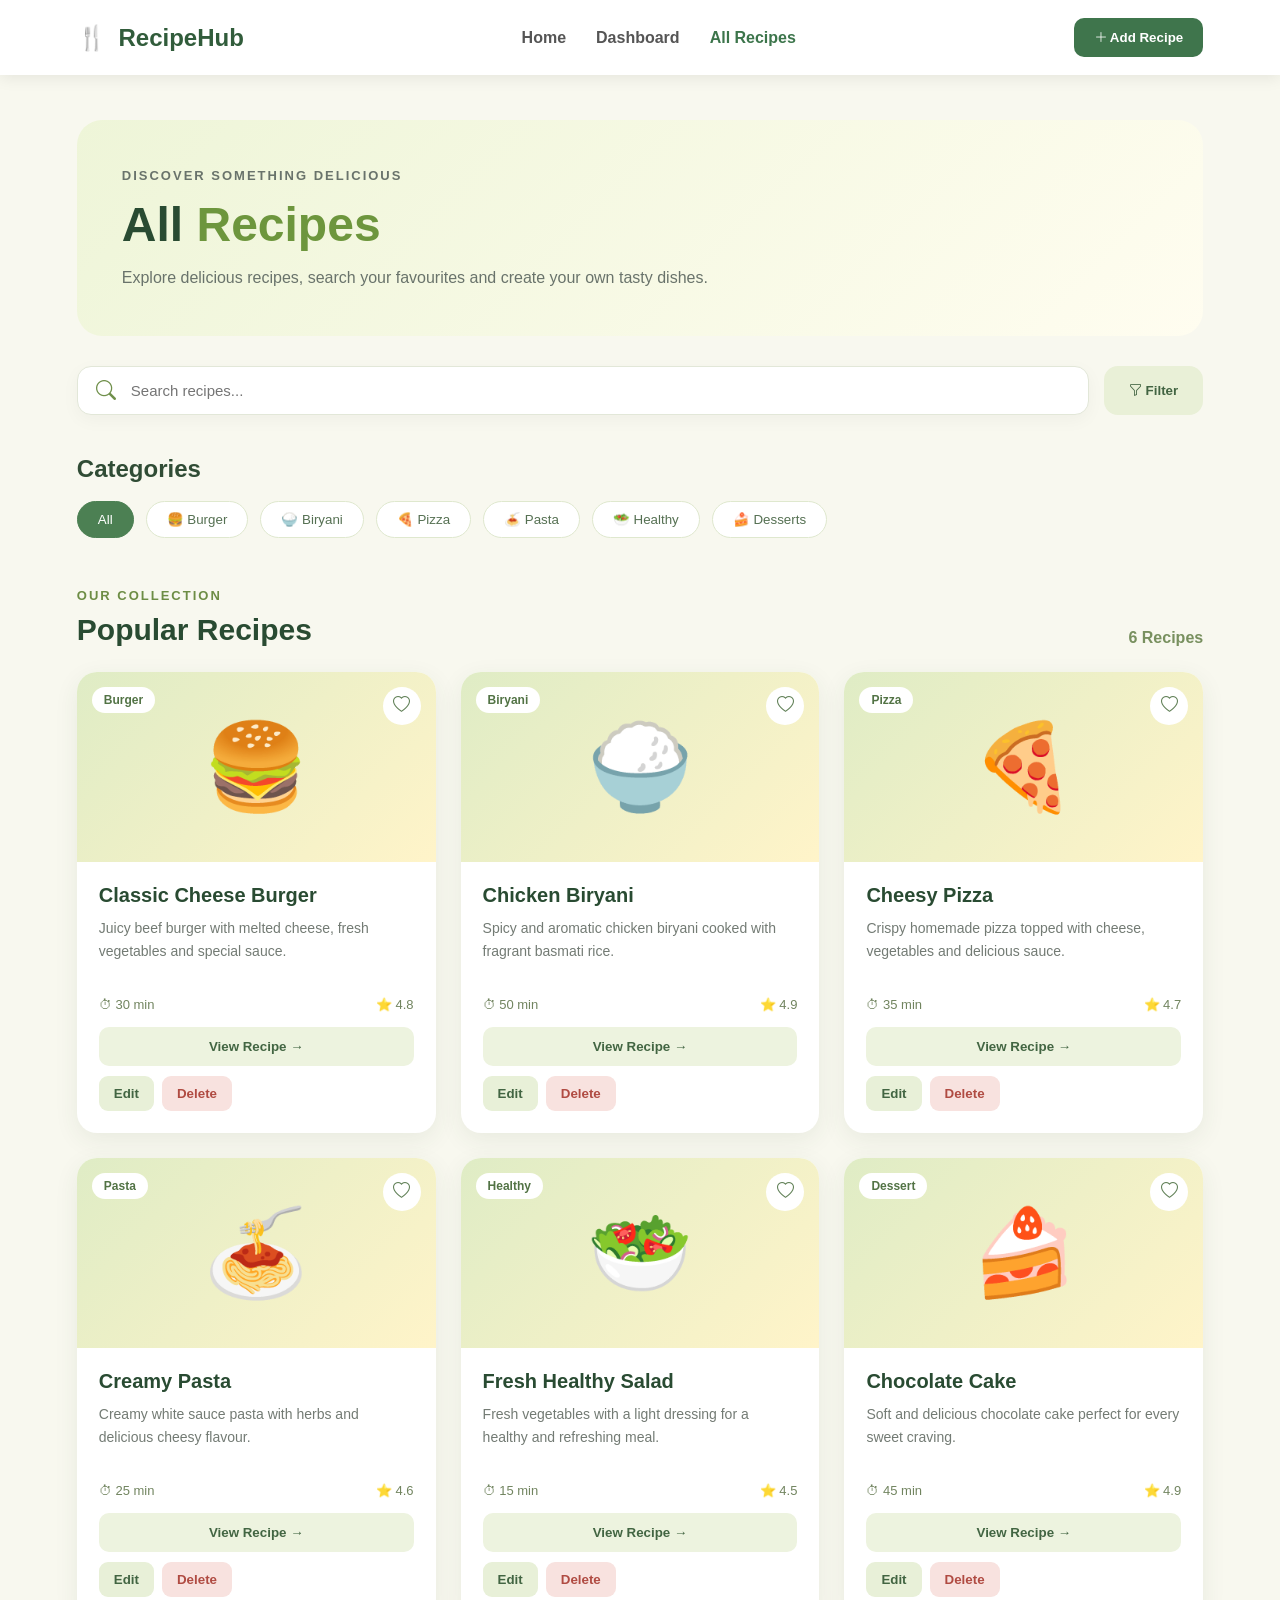
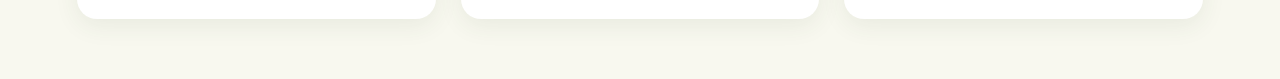
<file: All-recipe.html>
<!DOCTYPE html>
<html lang="en">

<head>
    <meta charset="UTF-8">
    <meta name="viewport" content="width=device-width, initial-scale=1.0">

    <title>All Recipes - RecipeHub</title>

    <link rel="stylesheet" href="./css/all-recipe.css">

    <!-- Bootstrap Icons -->
    <link rel="stylesheet"
        href="https://cdn.jsdelivr.net/npm/bootstrap-icons@1.11.3/font/bootstrap-icons.min.css">
</head>

<body>

    <!-- Navbar -->
    <nav class="navbar">

        <div class="logo">
            🍴 <span>RecipeHub</span>
        </div>

        <div class="nav-links">
            <a href="index.html">Home</a>
            <a href="dashboard.html">Dashboard</a>
            <a href="all-recipe.html" class="active">All Recipes</a>
        </div>

        <button class="add-btn" onclick="openAddRecipe()">
            <i class="bi bi-plus-lg"></i>
            Add Recipe
        </button>

    </nav>


    <!-- Main Content -->
    <main class="container">

        <!-- Heading -->
        <section class="hero">

            <div>
                <p class="small-title">DISCOVER SOMETHING DELICIOUS</p>

                <h1>All <span>Recipes</span></h1>

                <p>
                    Explore delicious recipes, search your favourites
                    and create your own tasty dishes.
                </p>
            </div>

        </section>


        <!-- Search Area -->
        <section class="search-section">

            <div class="search-box">

                <i class="bi bi-search"></i>

                <input
                    type="text"
                    id="searchInput"
                    placeholder="Search recipes...">

            </div>

            <button class="filter-btn">
                <i class="bi bi-funnel"></i>
                Filter
            </button>

        </section>


        <!-- Categories -->
        <section class="categories">

            <h2>Categories</h2>

            <div class="category-list">

                <button class="category active">All</button>

                <button class="category">
                    🍔 Burger
                </button>

                <button class="category">
                    🍚 Biryani
                </button>

                <button class="category">
                    🍕 Pizza
                </button>

                <button class="category">
                    🍝 Pasta
                </button>

                <button class="category">
                    🥗 Healthy
                </button>

                <button class="category">
                    🍰 Desserts
                </button>

            </div>

        </section>


        <!-- Recipe Heading -->
        <section class="recipe-heading">

            <div>
                <p class="small-title">OUR COLLECTION</p>
                <h2>Popular Recipes</h2>
            </div>

            <p id="recipeCount">6 Recipes</p>

        </section>


        <!-- Recipe Cards -->
        <section class="recipe-grid" id="recipeContainer">

            <!-- Burger -->
            <div class="recipe-card">

                <div class="recipe-image">
                    <span class="category-tag">Burger</span>

                    <div class="food-icon">🍔</div>

                    <button class="heart-btn">
                        <i class="bi bi-heart"></i>
                    </button>
                </div>

                <div class="recipe-content">

                    <h3>Classic Cheese Burger</h3>

                    <p>
                        Juicy beef burger with melted cheese,
                        fresh vegetables and special sauce.
                    </p>

                    <div class="recipe-info">
                        <span>⏱ 30 min</span>
                        <span>⭐ 4.8</span>
                    </div>

                    <button class="view-btn">
                        View Recipe
                        <i class="bi bi-arrow-right"></i>
                    </button>

                </div>

            </div>


            <!-- Biryani -->
            <div class="recipe-card">

                <div class="recipe-image">
                    <span class="category-tag">Biryani</span>

                    <div class="food-icon">🍚</div>

                    <button class="heart-btn">
                        <i class="bi bi-heart"></i>
                    </button>
                </div>

                <div class="recipe-content">

                    <h3>Chicken Biryani</h3>

                    <p>
                        Spicy and aromatic chicken biryani
                        cooked with fragrant basmati rice.
                    </p>

                    <div class="recipe-info">
                        <span>⏱ 50 min</span>
                        <span>⭐ 4.9</span>
                    </div>

                    <button class="view-btn">
                        View Recipe
                        <i class="bi bi-arrow-right"></i>
                    </button>

                </div>

            </div>


            <!-- Pizza -->
            <div class="recipe-card">

                <div class="recipe-image">
                    <span class="category-tag">Pizza</span>

                    <div class="food-icon">🍕</div>

                    <button class="heart-btn">
                        <i class="bi bi-heart"></i>
                    </button>
                </div>

                <div class="recipe-content">

                    <h3>Cheesy Pizza</h3>

                    <p>
                        Crispy homemade pizza topped with
                        cheese, vegetables and delicious sauce.
                    </p>

                    <div class="recipe-info">
                        <span>⏱ 35 min</span>
                        <span>⭐ 4.7</span>
                    </div>

                    <button class="view-btn">
                        View Recipe
                        <i class="bi bi-arrow-right"></i>
                    </button>

                </div>

            </div>


            <!-- Pasta -->
            <div class="recipe-card">

                <div class="recipe-image">
                    <span class="category-tag">Pasta</span>

                    <div class="food-icon">🍝</div>

                    <button class="heart-btn">
                        <i class="bi bi-heart"></i>
                    </button>
                </div>

                <div class="recipe-content">

                    <h3>Creamy Pasta</h3>

                    <p>
                        Creamy white sauce pasta with herbs
                        and delicious cheesy flavour.
                    </p>

                    <div class="recipe-info">
                        <span>⏱ 25 min</span>
                        <span>⭐ 4.6</span>
                    </div>

                    <button class="view-btn">
                        View Recipe
                        <i class="bi bi-arrow-right"></i>
                    </button>

                </div>

            </div>


            <!-- Healthy -->
            <div class="recipe-card">

                <div class="recipe-image">
                    <span class="category-tag">Healthy</span>

                    <div class="food-icon">🥗</div>

                    <button class="heart-btn">
                        <i class="bi bi-heart"></i>
                    </button>
                </div>

                <div class="recipe-content">

                    <h3>Fresh Healthy Salad</h3>

                    <p>
                        Fresh vegetables with a light dressing
                        for a healthy and refreshing meal.
                    </p>

                    <div class="recipe-info">
                        <span>⏱ 15 min</span>
                        <span>⭐ 4.5</span>
                    </div>

                    <button class="view-btn">
                        View Recipe
                        <i class="bi bi-arrow-right"></i>
                    </button>

                </div>

            </div>


            <!-- Dessert -->
            <div class="recipe-card">

                <div class="recipe-image">
                    <span class="category-tag">Dessert</span>

                    <div class="food-icon">🍰</div>

                    <button class="heart-btn">
                        <i class="bi bi-heart"></i>
                    </button>
                </div>

                <div class="recipe-content">

                    <h3>Chocolate Cake</h3>

                    <p>
                        Soft and delicious chocolate cake
                        perfect for every sweet craving.
                    </p>

                    <div class="recipe-info">
                        <span>⏱ 45 min</span>
                        <span>⭐ 4.9</span>
                    </div>

                    <button class="view-btn">
                        View Recipe
                        <i class="bi bi-arrow-right"></i>
                    </button>

                </div>

            </div>

        </section>

    </main>


    <!-- Add Recipe Modal -->
    <div class="modal" id="recipeModal">

        <div class="modal-content">

            <button class="close-btn" onclick="closeAddRecipe()">
                <i class="bi bi-x-lg"></i>
            </button>

            <h2>Add New Recipe</h2>

            <input type="text" id="recipeName" placeholder="Recipe name">

            <input type="text" id="recipeCategory" placeholder="Category">

            <textarea
                id="recipeDescription"
                placeholder="Recipe description"></textarea>

            <button class="save-btn">
                Save Recipe
            </button>

        </div>

    </div>


    <!-- View Recipe Modal -->

<div class="view-modal" id="viewRecipeModal">

    <div class="view-modal-content">

        <button class="view-close-btn" id="viewCloseBtn">
            <i class="bi bi-x-lg"></i>
        </button>

        <div class="view-food-icon" id="viewFoodIcon">
            🍴
        </div>

        <span class="view-category" id="viewCategory">
            Category
        </span>

        <h2 id="viewRecipeName">
            Recipe Name
        </h2>

        <p id="viewRecipeDescription">
            Recipe Description
        </p>

        <div class="view-recipe-info">

            <span id="viewRecipeTime">
                ⏱ 30 min
            </span>

            <span id="viewRecipeRating">
                ⭐ 4.8
            </span>

        </div>

    </div>

</div>


    <script src="./js/all-recipe.js"></script>

</body>

</html>
</file>
<file: css/all-recipe.css>
*{
    margin: 0;
    padding: 0;
    box-sizing: border-box;
}

body {
    font-family: Arial, sans-serif;
    background: #f8f8ef;
    color: #26352b;
}


/* ================= NAVBAR ================= */

.navbar {
    height: 75px;
    background: white;
    display: flex;
    align-items: center;
    justify-content: space-between;
    padding: 0 6%;
    box-shadow: 0 3px 15px rgba(0, 0, 0, 0.08);
    position: sticky;
    top: 0;
    z-index: 100;
}

.logo {
    font-size: 24px;
    font-weight: bold;
    color: #315c3b;
}

.logo span {
    margin-left: 5px;
}

.nav-links {
    display: flex;
    gap: 30px;
}

.nav-links a {
    text-decoration: none;
    color: #555;
    font-weight: 600;
    transition: 0.3s;
}

.nav-links a:hover,
.nav-links a.active {
    color: #3c754b;
}

.add-btn {
    border: none;
    background: #3f754c;
    color: white;
    padding: 12px 20px;
    border-radius: 10px;
    font-weight: bold;
    cursor: pointer;
    transition: 0.3s;
}

.add-btn:hover {
    background: #315e3c;
    transform: translateY(-2px);
}


/* ================= CONTAINER ================= */

.container {
    width: 88%;
    max-width: 1250px;
    margin: auto;
}


/* ================= HERO ================= */

.hero {
    margin-top: 45px;
    padding: 45px;
    background: linear-gradient(
        135deg,
        #eef5d8,
        #fffdf0
    );
    border-radius: 25px;
}

.small-title {
    color: #6d8d45;
    font-size: 13px;
    font-weight: bold;
    letter-spacing: 2px;
    margin-bottom: 10px;
}

.hero h1 {
    font-size: 48px;
    color: #294b32;
    margin-bottom: 12px;
}

.hero h1 span {
    color: #6d963d;
}

.hero p {
    color: #69736b;
    max-width: 600px;
    line-height: 1.7;
}


/* ================= SEARCH ================= */

.search-section {
    display: flex;
    gap: 15px;
    margin-top: 30px;
}

.search-box {
    flex: 1;
    background: white;
    border: 1px solid #e2e7d8;
    border-radius: 14px;
    display: flex;
    align-items: center;
    padding: 0 18px;
    box-shadow: 0 5px 18px rgba(0, 0, 0, 0.04);
}

.search-box i {
    color: #70904b;
    font-size: 20px;
}

.search-box input {
    width: 100%;
    border: none;
    outline: none;
    padding: 15px;
    font-size: 15px;
}

.filter-btn {
    border: none;
    background: #e9f0d7;
    color: #426442;
    padding: 0 25px;
    border-radius: 14px;
    font-weight: bold;
    cursor: pointer;
}


/* ================= CATEGORIES ================= */

.categories {
    margin-top: 40px;
}

.categories h2 {
    color: #304c35;
    margin-bottom: 18px;
}

.category-list {
    display: flex;
    flex-wrap: wrap;
    gap: 12px;
}

.category {
    border: 1px solid #dfe8ce;
    background: white;
    color: #557052;
    padding: 10px 20px;
    border-radius: 30px;
    cursor: pointer;
    transition: 0.3s;
}

.category:hover,
.category.active {
    background: #4c8053;
    color: white;
    border-color: #4c8053;
}


/* ================= RECIPE HEADING ================= */

.recipe-heading {
    margin-top: 50px;
    margin-bottom: 25px;
    display: flex;
    justify-content: space-between;
    align-items: end;
}

.recipe-heading h2 {
    color: #294b32;
    font-size: 30px;
}

.recipe-heading > p {
    color: #78905f;
    font-weight: bold;
}


/* ================= RECIPE GRID ================= */

.recipe-grid {
    display: grid;
    grid-template-columns: repeat(3, 1fr);
    gap: 25px;
    padding-bottom: 60px;
}


/* ================= RECIPE CARD ================= */

.recipe-card {
    background: white;
    border-radius: 20px;
    overflow: hidden;
    box-shadow: 0 7px 25px rgba(52, 82, 54, 0.08);
    transition: 0.3s;
}

.recipe-card:hover {
    transform: translateY(-7px);
    box-shadow: 0 12px 30px rgba(52, 82, 54, 0.15);
}


/* ================= RECIPE IMAGE ================= */

.recipe-image {
    height: 190px;
    background: linear-gradient(
        135deg,
        #dfecc5,
        #fff4c9
    );
    display: flex;
    align-items: center;
    justify-content: center;
    position: relative;
}

.food-icon {
    font-size: 85px;
}

.category-tag {
    position: absolute;
    top: 15px;
    left: 15px;
    background: white;
    color: #527345;
    padding: 6px 12px;
    border-radius: 20px;
    font-size: 12px;
    font-weight: bold;
}

.heart-btn {
    position: absolute;
    right: 15px;
    top: 15px;
    width: 38px;
    height: 38px;
    border: none;
    border-radius: 50%;
    background: white;
    color: #618057;
    cursor: pointer;
    font-size: 17px;
}


/* ================= RECIPE CONTENT ================= */

.recipe-content {
    padding: 22px;
}

.recipe-content h3 {
    color: #294b32;
    font-size: 20px;
    margin-bottom: 10px;
}

.recipe-content p {
    color: #737b74;
    font-size: 14px;
    line-height: 1.6;
    min-height: 65px;
}

.recipe-info {
    display: flex;
    justify-content: space-between;
    color: #71845f;
    font-size: 13px;
    margin: 15px 0;
}

.view-btn {
    width: 100%;
    border: none;
    background: #edf3df;
    color: #426542;
    padding: 12px;
    border-radius: 10px;
    font-weight: bold;
    cursor: pointer;
    transition: 0.3s;
}

.view-btn:hover {
    background: #4d7d50;
    color: white;
}


/* ================= MODAL ================= */

.modal {
    display: none;
    position: fixed;
    inset: 0;
    background: rgba(30, 50, 35, 0.5);
    align-items: center;
    justify-content: center;
    z-index: 200;
}

.modal-content {
    width: 450px;
    background: white;
    padding: 30px;
    border-radius: 20px;
    position: relative;
}

.modal-content h2 {
    color: #315d3b;
    margin-bottom: 20px;
}

.modal-content input,
.modal-content textarea {
    width: 100%;
    border: 1px solid #dce5d2;
    border-radius: 10px;
    padding: 13px;
    margin-bottom: 14px;
    outline: none;
}

.modal-content textarea {
    height: 100px;
    resize: none;
}

.close-btn {
    position: absolute;
    right: 18px;
    top: 18px;
    border: none;
    background: #edf3df;
    color: #426542;
    width: 35px;
    height: 35px;
    border-radius: 50%;
    cursor: pointer;
}

.save-btn {
    width: 100%;
    border: none;
    background: #4c7d50;
    color: white;
    padding: 13px;
    border-radius: 10px;
    font-weight: bold;
    cursor: pointer;
}


/* ================= RESPONSIVE ================= */

@media (max-width: 900px) {

    .recipe-grid {
        grid-template-columns: repeat(2, 1fr);
    }

    .nav-links {
        gap: 15px;
    }
}


@media (max-width: 650px) {

    .navbar {
        height: auto;
        padding: 18px;
        flex-wrap: wrap;
        gap: 15px;
    }

    .nav-links {
        order: 3;
        width: 100%;
        justify-content: center;
    }

    .container {
        width: 92%;
    }

    .hero {
        padding: 30px 20px;
    }

    .hero h1 {
        font-size: 36px;
    }

    .search-section {
        flex-direction: column;
    }

    .filter-btn {
        padding: 13px;
    }

    .recipe-grid {
        grid-template-columns: 1fr;
    }

    .modal-content {
        width: 90%;
    }
}



/* ================= EDIT & DELETE BUTTONS ================= */

.edit-btn,
.delete-btn {
    border: none;
    padding: 10px 15px;
    border-radius: 9px;
    font-weight: bold;
    cursor: pointer;
    margin-top: 10px;
    transition: 0.3s;
}

.edit-btn {
    background: #e8f0d8;
    color: #426542;
    margin-right: 8px;
}

.edit-btn:hover {
    background: #4c7d50;
    color: white;
}

.delete-btn {
    background: #f8e2df;
    color: #b04b42;
}

.delete-btn:hover {
    background: #c95c50;
    color: white;
}





/* ================= VIEW RECIPE MODAL ================= */

.view-modal {
    display: none;
    position: fixed;
    inset: 0;
    background: rgba(30, 50, 35, 0.55);
    backdrop-filter: blur(5px);

    align-items: center;
    justify-content: center;

    z-index: 300;
    padding: 20px;
}

.view-modal-content {
    width: 480px;
    max-width: 100%;

    background: white;
    border-radius: 25px;
    padding: 35px;

    text-align: center;

    position: relative;

    box-shadow: 0 20px 60px rgba(0, 0, 0, 0.2);

    animation: viewModalShow 0.3s ease;
}


/* Food Icon */

.view-food-icon {
    width: 110px;
    height: 110px;

    margin: 0 auto 18px;

    border-radius: 50%;

    background: linear-gradient(
        135deg,
        #dfecc5,
        #fff4c9
    );

    display: flex;
    align-items: center;
    justify-content: center;

    font-size: 60px;
}


/* Category */

.view-category {
    display: inline-block;

    background: #edf3df;
    color: #4c754c;

    padding: 6px 15px;

    border-radius: 20px;

    font-size: 13px;
    font-weight: bold;

    margin-bottom: 12px;
}


/* Recipe Name */

.view-modal-content h2 {
    color: #294b32;

    font-size: 28px;

    margin-bottom: 12px;
}


/* Description */

.view-modal-content p {
    color: #737b74;

    font-size: 15px;

    line-height: 1.7;

    margin-bottom: 22px;
}


/* Time & Rating */

.view-recipe-info {
    display: flex;

    justify-content: center;

    gap: 35px;

    padding-top: 18px;

    border-top: 1px solid #e5eadf;

    color: #617654;

    font-size: 14px;

    font-weight: bold;
}


/* Close Button */

.view-close-btn {
    position: absolute;

    right: 18px;
    top: 18px;

    width: 38px;
    height: 38px;

    border: none;

    border-radius: 50%;

    background: #edf3df;

    color: #426542;

    cursor: pointer;

    font-size: 15px;

    transition: 0.3s;
}

.view-close-btn:hover {
    background: #4c7d50;
    color: white;
}


/* Animation */

@keyframes viewModalShow {

    from {
        opacity: 0;
        transform: translateY(20px) scale(0.95);
    }

    to {
        opacity: 1;
        transform: translateY(0) scale(1);
    }

}


/* Mobile */

@media (max-width: 600px) {

    .view-modal-content {
        padding: 28px 20px;
    }

    .view-modal-content h2 {
        font-size: 23px;
    }

    .view-food-icon {
        width: 90px;
        height: 90px;
        font-size: 50px;
    }

}
</file>
